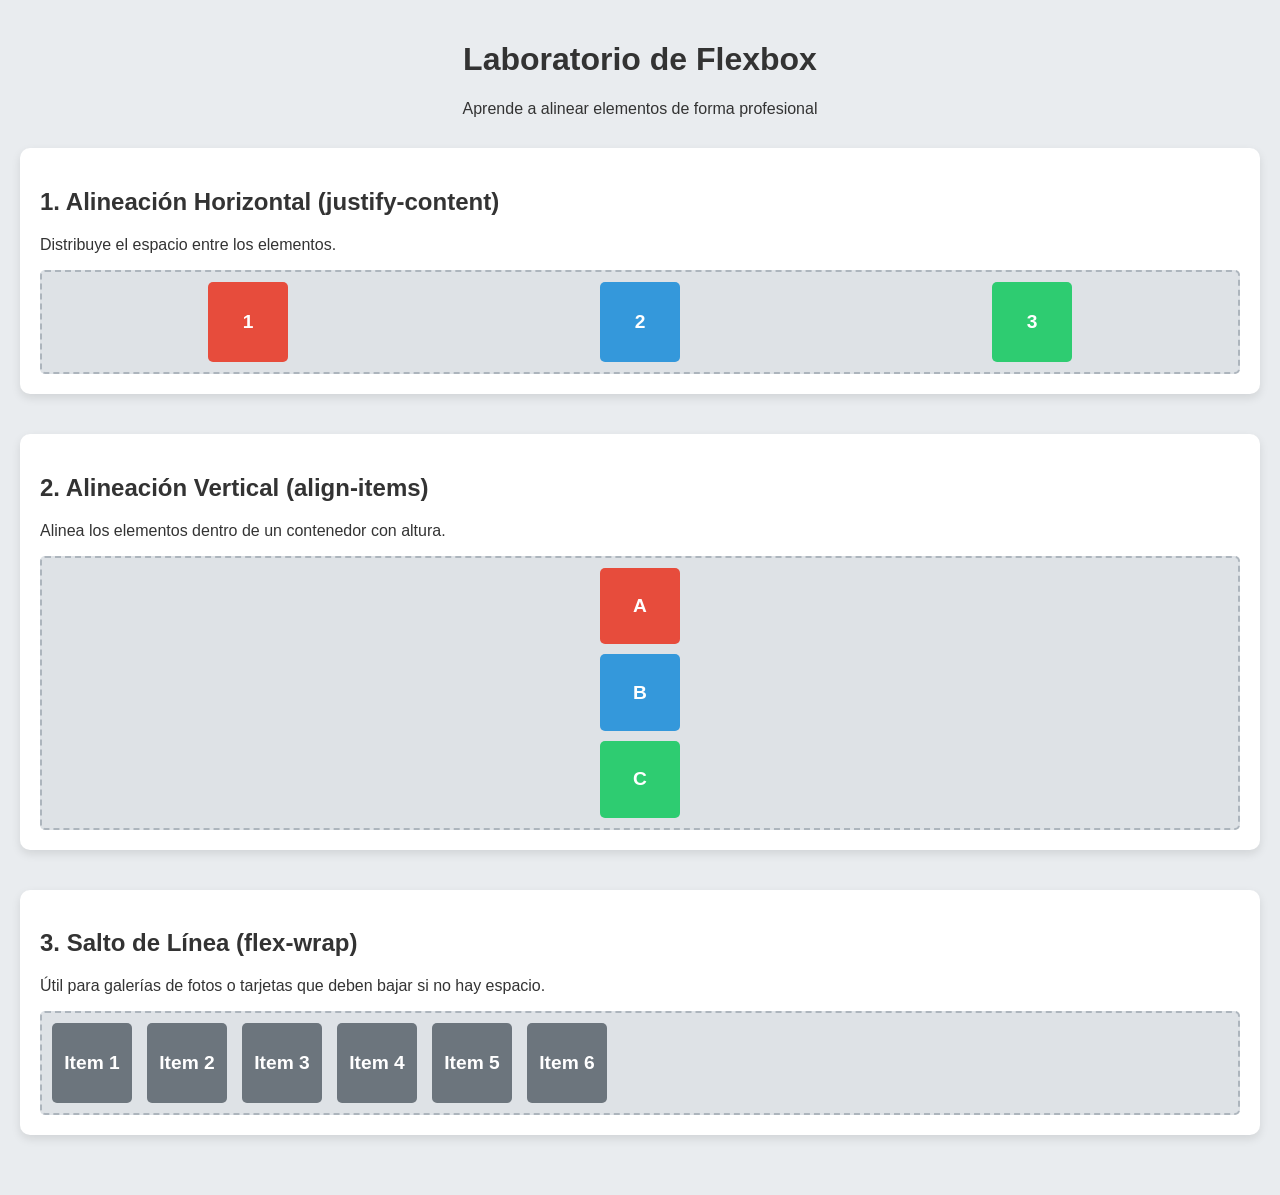
<file: index-2.html>
<!DOCTYPE html>
<html lang="es">
<head>
    <meta charset="UTF-8">
    <meta name="viewport" content="width=device-width, initial-scale=1.0">
    <title>Laboratorio de Flexbox</title>
    <link rel="stylesheet" href="css/style-2.css">
</head>
<body>

    <header>
        <h1>Laboratorio de Flexbox</h1>
        <p>Aprende a alinear elementos de forma profesional</p>
    </header>

    <main>
        <section>
            <h2>1. Alineación Horizontal (justify-content)</h2>
            <p>Distribuye el espacio entre los elementos.</p>
            <div class="contenedor contenedor-horizontal">
                <div class="caja roja">1</div>
                <div class="caja azul">2</div>
                <div class="caja verde">3</div>
            </div>
        </section>

        <section>
            <h2>2. Alineación Vertical (align-items)</h2>
            <p>Alinea los elementos dentro de un contenedor con altura.</p>
            <div class="contenedor contenedor-vertical">
                <div class="caja roja">A</div>
                <div class="caja azul">B</div>
                <div class="caja verde">C</div>
            </div>
        </section>

        <section>
            <h2>3. Salto de Línea (flex-wrap)</h2>
            <p>Útil para galerías de fotos o tarjetas que deben bajar si no hay espacio.</p>
            <div class="contenedor contenedor-wrap">
                <div class="caja">Item 1</div>
                <div class="caja">Item 2</div>
                <div class="caja">Item 3</div>
                <div class="caja">Item 4</div>
                <div class="caja">Item 5</div>
                <div class="caja">Item 6</div>
            </div>
        </section>
    </main>

</body>
</html>
</file>
<file: css/style-2.css>
/* Estilos base para que se vea limpio */
body {
    font-family: Arial, sans-serif;
    background-color: #e9ecef;
    margin: 0;
    padding: 20px;
    color: #333;
}

header {
    text-align: center;
    margin-bottom: 30px;
}

section {
    background: white;
    padding: 20px;
    margin-bottom: 40px;
    border-radius: 10px;
    box-shadow: 0 4px 10px rgba(0,0,0,0.1);
}

/* Estilos de las "Cajas" del laboratorio */
.contenedor {
    background-color: #dee2e6;
    border: 2px dashed #adb5bd;
    padding: 10px;
    border-radius: 5px;
}

.caja {
    width: 80px;
    height: 80px;
    color: white;
    display: flex;
    justify-content: center;
    align-items: center;
    font-weight: bold;
    font-size: 1.2rem;
    border-radius: 5px;
    background-color: #6c757d; /* Color por defecto */
}

.roja { background-color: #e74c3c; }
.azul { background-color: #3498db; }
.verde { background-color: #2ecc71; }

/* --- AQUÍ EMPIEZA LA MAGIA DE FLEXBOX --- */

/* Ejercicio 1: Cambia justify-content por: flex-start, flex-end, center, space-between, space-around */
.contenedor-horizontal {
    display: flex;
    justify-content: space-around; 
}

/* Ejercicio 2: Cambia align-items por: flex-start, flex-end, center */
.contenedor-vertical {
    display: flex;
    height: 250px; /* Altura para ver el movimiento vertical */
    align-items: center;
    justify-content: center; /* También centramos horizontal */
    flex-direction: column; /* 👈 Esto hace que se pongan uno debajo del otro */
    gap: 10px;              /* Espacio entre las cajas */
}

/* Ejercicio 3: Flex-wrap permite que los elementos bajen al faltar espacio */
.contenedor-wrap {
    display: flex;
    flex-wrap: wrap;
    gap: 15px; /* Espacio entre cajas */
}
</file>
